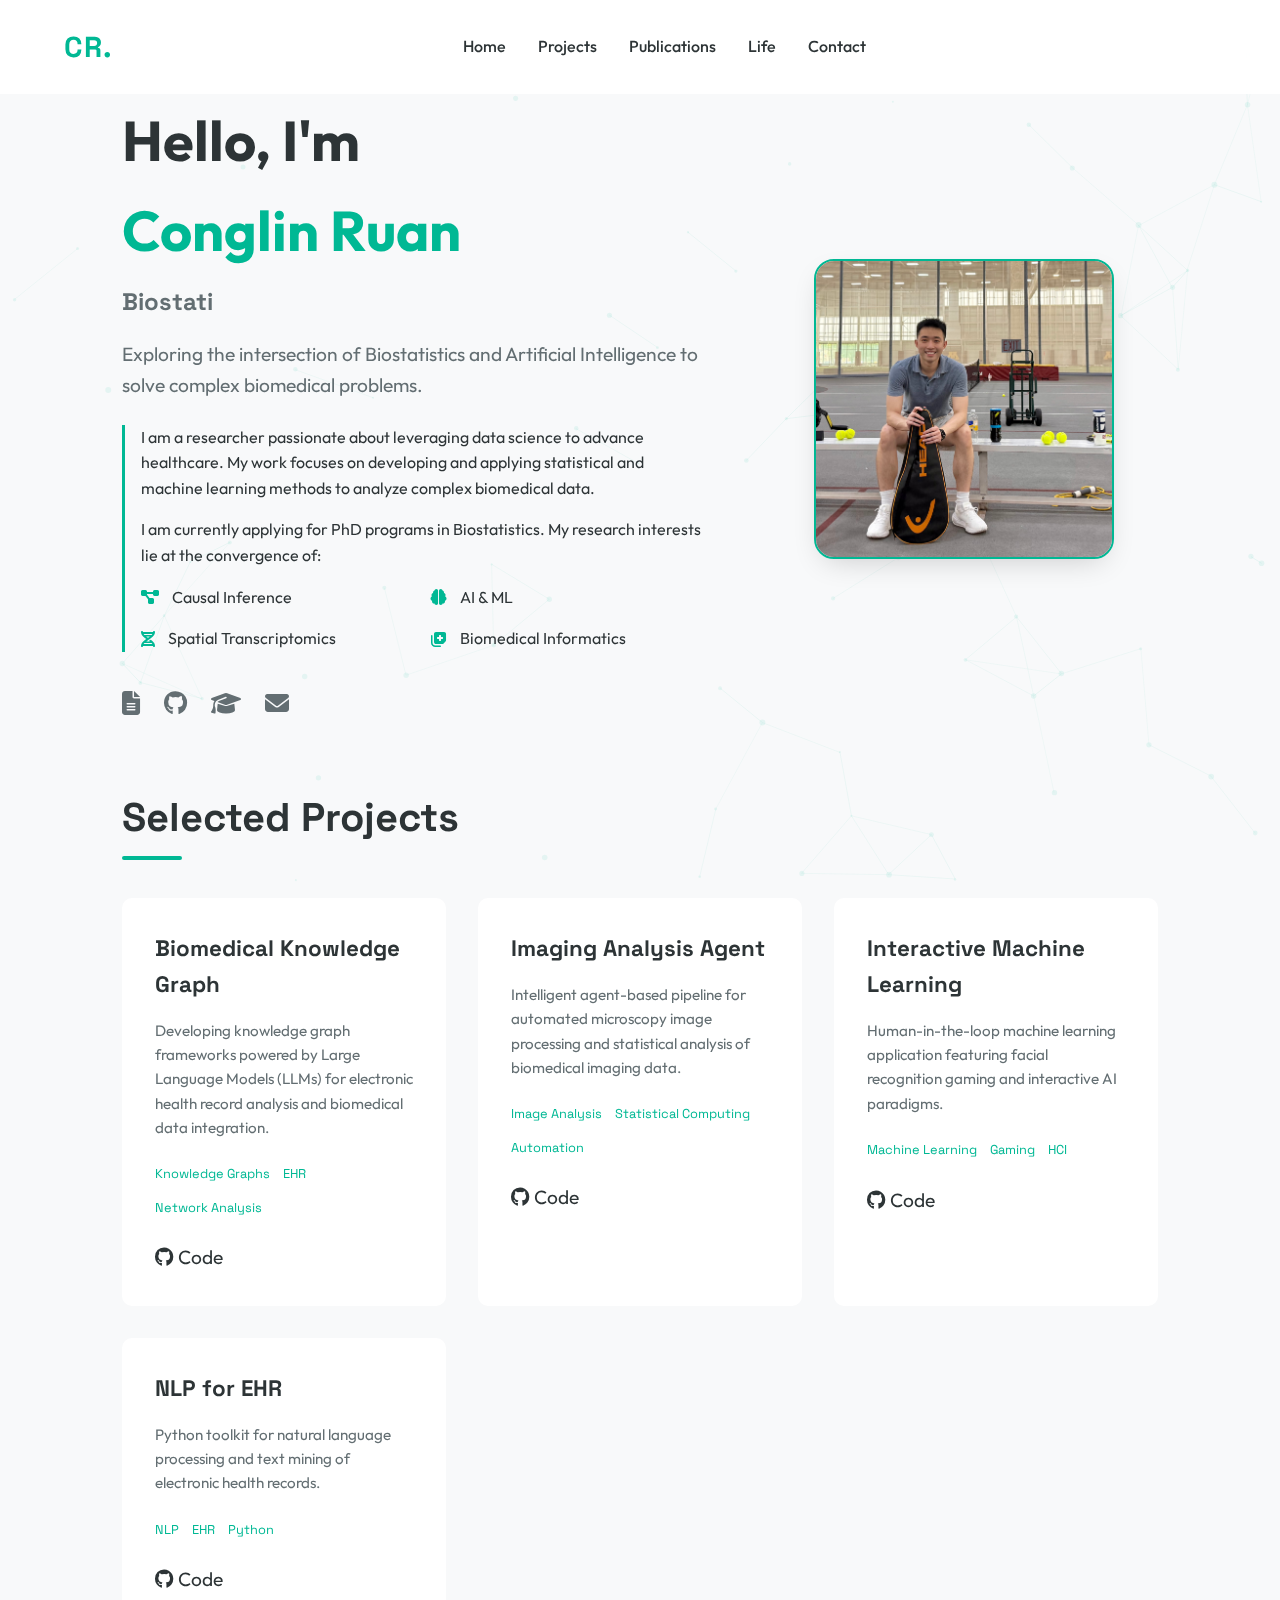
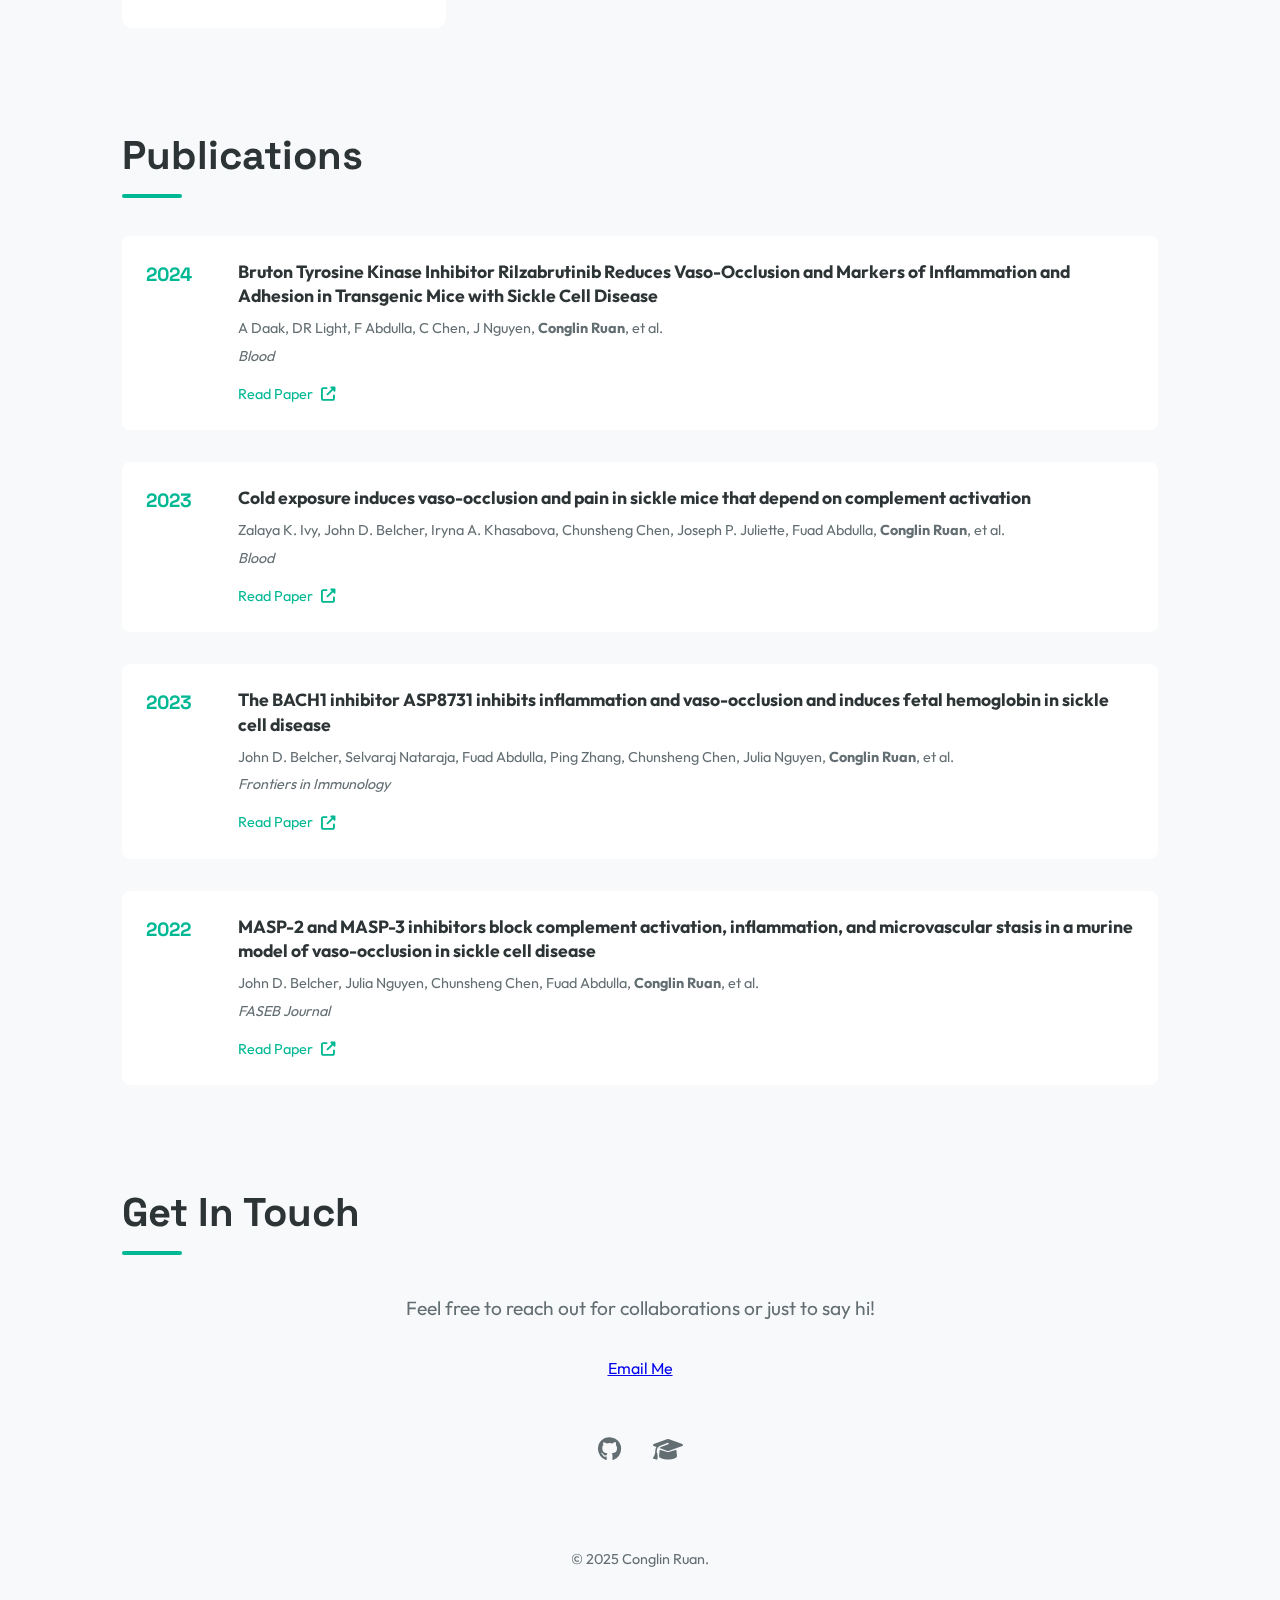
<file: index.html>
<!DOCTYPE html>
<html lang="en">

<head>
    <meta charset="UTF-8">
    <meta name="viewport" content="width=device-width, initial-scale=1.0">
    <title>Conglin Ruan | Biostatistics & AI Researcher</title>
    <meta name="description"
        content="Personal website of Conglin Ruan, a PhD applicant in Biostatistics specializing in Causal Inference, AI, and Biomedical Informatics.">
    <link rel="preconnect" href="https://fonts.googleapis.com">
    <link rel="preconnect" href="https://fonts.gstatic.com" crossorigin>
    <link
        href="https://fonts.googleapis.com/css2?family=Outfit:wght@300;400;600;700&family=Space+Grotesk:wght@300;400;600&display=swap"
        rel="stylesheet">
    <link rel="stylesheet" href="https://cdnjs.cloudflare.com/ajax/libs/font-awesome/6.4.0/css/all.min.css">
    <link rel="stylesheet" href="css/style.css">
</head>

<body>
    <canvas id="bg-canvas"></canvas>

    <nav class="navbar">
        <div class="logo">CR.</div>
        <ul class="nav-links">
            <li><a href="#home">Home</a></li>
            <li><a href="#projects">Projects</a></li>
            <li><a href="#publications">Publications</a></li>
            <li><a href="life.html">Life</a></li>
            <li><a href="#contact">Contact</a></li>
        </ul>
        <div class="hamburger">
            <div class="line1"></div>
            <div class="line2"></div>
            <div class="line3"></div>
        </div>
    </nav>

    <section id="home" class="hero-combined">
        <div class="container hero-container">
            <div class="hero-left">
                <h1 class="animate-text">Hello, I'm <span class="highlight">Conglin Ruan</span></h1>
                <h2 class="typing-text"></h2>
                <p class="hero-desc">Exploring the intersection of Biostatistics and Artificial Intelligence to solve
                    complex biomedical problems.</p>

                <div class="about-mini">
                    <p>I am a researcher passionate about leveraging data science to advance healthcare. My work focuses
                        on developing and applying statistical and machine learning methods to analyze complex
                        biomedical data.</p>
                    <p>I am currently applying for PhD programs in Biostatistics. My research interests lie at the
                        convergence of:</p>
                    <ul class="interests-list">
                        <li><i class="fas fa-project-diagram"></i> Causal Inference</li>
                        <li><i class="fas fa-brain"></i> AI & ML</li>
                        <li><i class="fas fa-dna"></i> Spatial Transcriptomics</li>
                        <li><i class="fas fa-notes-medical"></i> Biomedical Informatics</li>
                    </ul>
                </div>

                <div class="social-links">
                    <a href="Resume_Conglin_Duke_Ruan.pdf" target="_blank" title="Resume"><i
                            class="fas fa-file-alt"></i></a>
                    <a href="https://github.com/clruan" target="_blank"><i class="fab fa-github"></i></a>
                    <a href="https://scholar.google.com/citations?user=0MH_0RAAAAAJ&hl=en&authuser=1" target="_blank"><i
                            class="fas fa-graduation-cap"></i></a>
                    <a href="mailto:ruanx070@umn.edu"><i class="fas fa-envelope"></i></a>
                </div>
            </div>

            <div class="hero-right">
                <div class="profile-img-container">
                    <img src="portrait.jpg" alt="Conglin Ruan" class="profile-img">
                </div>
            </div>
        </div>
    </section>

    <!-- About Section Removed (Merged into Hero) -->

    <section id="projects" class="section">
        <div class="container">
            <h2 class="section-title">Selected Projects</h2>
            <div class="projects-grid">
                <!-- Project 1 -->
                <div class="project-card">
                    <div class="card-content">
                        <h3>Biomedical Knowledge Graph</h3>
                        <p class="project-desc">Developing knowledge graph frameworks powered by Large Language Models
                            (LLMs) for electronic health record analysis and biomedical data integration.</p>
                        <div class="tags">
                            <span>Knowledge Graphs</span>
                            <span>EHR</span>
                            <span>Network Analysis</span>
                        </div>
                        <div class="card-links">
                            <a href="https://github.com/clruan/KNOWNET" target="_blank"><i class="fab fa-github"></i>
                                Code</a>
                        </div>
                    </div>
                </div>
                <!-- Project 2 -->
                <div class="project-card">
                    <div class="card-content">
                        <h3>Imaging Analysis Agent</h3>
                        <p class="project-desc">Intelligent agent-based pipeline for automated microscopy image
                            processing and statistical analysis of biomedical imaging data.</p>
                        <div class="tags">
                            <span>Image Analysis</span>
                            <span>Statistical Computing</span>
                            <span>Automation</span>
                        </div>
                        <div class="card-links">
                            <a href="https://github.com/clruan/nd2-analysis-pipeline" target="_blank"><i
                                    class="fab fa-github"></i> Code</a>
                        </div>
                    </div>
                </div>
                <!-- Project 3 -->
                <div class="project-card">
                    <div class="card-content">
                        <h3>Interactive Machine Learning</h3>
                        <p class="project-desc">Human-in-the-loop machine learning application featuring facial
                            recognition gaming and interactive AI paradigms.</p>
                        <div class="tags">
                            <span>Machine Learning</span>
                            <span>Gaming</span>
                            <span>HCI</span>
                        </div>
                        <div class="card-links">
                            <a href="https://github.com/clruan/ML-PANCMAN" target="_blank"><i class="fab fa-github"></i>
                                Code</a>
                        </div>
                    </div>
                </div>
                <!-- Project 5 -->
                <div class="project-card">
                    <div class="card-content">
                        <h3>NLP for EHR</h3>
                        <p class="project-desc">Python toolkit for natural language processing and text mining of
                            electronic health records.</p>
                        <div class="tags">
                            <span>NLP</span>
                            <span>EHR</span>
                            <span>Python</span>
                        </div>
                        <div class="card-links">
                            <a href="https://github.com/clruan/PyNile" target="_blank"><i class="fab fa-github"></i>
                                Code</a>
                        </div>
                    </div>
                </div>
            </div>
        </div>
    </section>

    <section id="publications" class="section">
        <div class="container">
            <h2 class="section-title">Publications</h2>
            <div class="publications-list">
                <div class="pub-item">
                    <div class="pub-year">2024</div>
                    <div class="pub-details">
                        <h3>Bruton Tyrosine Kinase Inhibitor Rilzabrutinib Reduces Vaso-Occlusion and Markers of
                            Inflammation and Adhesion in Transgenic Mice with Sickle Cell Disease</h3>
                        <p class="pub-authors">A Daak, DR Light, F Abdulla, C Chen, J Nguyen, <strong>Conglin
                                Ruan</strong>, et al.</p>
                        <p class="pub-journal">Blood</p>
                        <a href="https://scholar.google.com/citations?user=0MH_0RAAAAAJ&hl=en&authuser=1"
                            target="_blank" class="pub-link">Read Paper <i class="fas fa-external-link-alt"></i></a>
                    </div>
                </div>
                <div class="pub-item">
                    <div class="pub-year">2023</div>
                    <div class="pub-details">
                        <h3>Cold exposure induces vaso-occlusion and pain in sickle mice that depend on complement
                            activation</h3>
                        <p class="pub-authors">Zalaya K. Ivy, John D. Belcher, Iryna A. Khasabova, Chunsheng Chen,
                            Joseph P. Juliette, Fuad Abdulla, <strong>Conglin Ruan</strong>, et al.</p>
                        <p class="pub-journal">Blood</p>
                        <a href="https://scholar.google.com/citations?view_op=view_citation&hl=en&oe=ASCII&user=0MH_0RAAAAAJ&citation_for_view=0MH_0RAAAAAJ:9yKSN-GCB0IC"
                            target="_blank" class="pub-link">Read Paper <i class="fas fa-external-link-alt"></i></a>
                    </div>
                </div>
                <div class="pub-item">
                    <div class="pub-year">2023</div>
                    <div class="pub-details">
                        <h3>The BACH1 inhibitor ASP8731 inhibits inflammation and vaso-occlusion and induces fetal
                            hemoglobin in sickle cell disease</h3>
                        <p class="pub-authors">John D. Belcher, Selvaraj Nataraja, Fuad Abdulla, Ping Zhang, Chunsheng
                            Chen, Julia Nguyen, <strong>Conglin Ruan</strong>, et al.</p>
                        <p class="pub-journal">Frontiers in Immunology</p>
                        <a href="https://scholar.google.com/citations?view_op=view_citation&hl=en&oe=ASCII&user=0MH_0RAAAAAJ&citation_for_view=0MH_0RAAAAAJ:u5HHmVD_uO8C"
                            target="_blank" class="pub-link">Read Paper <i class="fas fa-external-link-alt"></i></a>
                    </div>
                </div>
                <div class="pub-item">
                    <div class="pub-year">2022</div>
                    <div class="pub-details">
                        <h3>MASP-2 and MASP-3 inhibitors block complement activation, inflammation, and microvascular
                            stasis in a murine model of vaso-occlusion in sickle cell disease</h3>
                        <p class="pub-authors">John D. Belcher, Julia Nguyen, Chunsheng Chen, Fuad Abdulla,
                            <strong>Conglin Ruan</strong>, et al.
                        </p>
                        <p class="pub-journal">FASEB Journal</p>
                        <a href="https://scholar.google.com/citations?view_op=view_citation&hl=en&oe=ASCII&user=0MH_0RAAAAAJ&citation_for_view=0MH_0RAAAAAJ:u-x6o8ySG0sC"
                            target="_blank" class="pub-link">Read Paper <i class="fas fa-external-link-alt"></i></a>
                    </div>
                </div>
            </div>
        </div>
    </section>

    <section id="contact" class="section">
        <div class="container">
            <h2 class="section-title">Get In Touch</h2>
            <div class="contact-content">
                <p>Feel free to reach out for collaborations or just to say hi!</p>
                <a href="mailto:ruanx070@umn.edu" class="btn primary">Email Me</a>
                <div class="footer-socials">
                    <a href="https://github.com/clruan" target="_blank"><i class="fab fa-github"></i></a>
                    <a href="https://scholar.google.com/citations?user=0MH_0RAAAAAJ&hl=en&authuser=1" target="_blank"><i
                            class="fas fa-graduation-cap"></i></a>
                </div>
            </div>
        </div>
    </section>

    <footer>
        <p>&copy; 2025 Conglin Ruan.</p>
    </footer>

    <script src="js/main.js"></script>
</body>

</html>
</file>
<file: css/style.css>
:root {
    --bg-color: #f8f9fa;
    --text-color: #2d3436;
    --primary-color: #00b894;
    --secondary-color: #636e72;
    --accent-color: #dfe6e9;
    --card-bg: #ffffff;
    --card-hover: #f1f2f6;
    --font-main: 'Space Grotesk', sans-serif;
    --font-body: 'Outfit', sans-serif;
}

* {
    margin: 0;
    padding: 0;
    box-sizing: border-box;
}

body {
    font-family: var(--font-body);
    background-color: var(--bg-color);
    color: var(--text-color);
    line-height: 1.6;
    overflow-x: hidden;
}

/* Canvas Background */
#bg-canvas {
    position: fixed;
    top: 0;
    left: 0;
    width: 100%;
    height: 100%;
    z-index: -1;
    opacity: 0.4;
}

/* Navigation */
.navbar {
    display: flex;
    justify-content: space-between;
    align-items: center;
    padding: 1.5rem 5%;
    position: fixed;
    width: 100%;
    top: 0;
    z-index: 100;
    background: rgba(255, 255, 255, 0.9);
    backdrop-filter: blur(10px);
    transition: all 0.3s ease;
}

.logo {
    font-family: var(--font-main);
    font-size: 1.8rem;
    font-weight: 700;
    color: var(--primary-color);
    letter-spacing: 1px;
}

.nav-links {
    display: flex;
    list-style: none;
    gap: 2rem;
}

.nav-links a {
    text-decoration: none;
    color: var(--text-color);
    font-size: 1rem;
    font-weight: 500;
    transition: color 0.3s ease;
}

.nav-links a:hover,
.nav-links a.active {
    color: var(--primary-color);
}

/* Hero Combined */
.hero-combined {
    min-height: auto;
    display: flex;
    flex-direction: column;
    justify-content: center;
    align-items: center;
    padding: 6rem 2rem 1rem;
    position: relative;
}

.hero-container {
    display: grid;
    grid-template-columns: 1.2fr 0.8fr;
    gap: 4rem;
    align-items: center;
    max-width: 1200px;
    width: 100%;
}

.hero-left {
    text-align: left;
}

.hero-left h1 {
    font-size: 3.5rem;
    margin-bottom: 0.5rem;
}

.highlight {
    color: var(--primary-color);
    position: relative;
    display: inline-block;
}

.typing-text {
    font-family: var(--font-main);
    font-size: 1.5rem;
    color: var(--secondary-color);
    margin-bottom: 1.5rem;
    height: 2rem;
    /* Prevent layout shift */
}

.hero-desc {
    font-size: 1.2rem;
    color: var(--secondary-color);
    margin-bottom: 1.5rem;
    max-width: 100%;
}

.about-mini {
    margin-bottom: 2rem;
    padding-left: 1rem;
    border-left: 3px solid var(--primary-color);
}

.about-mini p {
    margin-bottom: 1rem;
    color: var(--text-color);
}

.hero-right {
    display: flex;
    justify-content: center;
    align-items: center;
}



.social-links {
    display: flex;
    gap: 1.5rem;
    justify-content: flex-start;
    font-size: 1.5rem;
}

.social-links a {
    color: var(--secondary-color);
    transition: color 0.3s ease, transform 0.3s ease;
}

.social-links a:hover {
    color: var(--primary-color);
    transform: translateY(-3px);
}

.scroll-down {
    position: absolute;
    bottom: 2rem;
    animation: bounce 2s infinite;
    color: var(--secondary-color);
}

@keyframes bounce {

    0%,
    20%,
    50%,
    80%,
    100% {
        transform: translateY(0);
    }

    40% {
        transform: translateY(-10px);
    }

    60% {
        transform: translateY(-5px);
    }
}

/* Responsive Hero */
@media (max-width: 900px) {
    .hero-container {
        grid-template-columns: 1fr;
        text-align: center;
        gap: 2rem;
    }

    .hero-left {
        text-align: center;
        order: 2;
    }

    .hero-right {
        order: 1;
        margin-bottom: 1rem;
    }

    .cta-buttons,
    .social-links {
        justify-content: center;
    }

    .about-mini {
        padding-left: 0;
        border-left: none;
        border-top: 3px solid var(--primary-color);
        padding-top: 1rem;
    }
}

/* Sections */
.section {
    padding: 3rem 0;
}

.container {
    max-width: 1100px;
    margin: 0 auto;
    padding: 0 2rem;
}

.section-title {
    font-family: var(--font-main);
    font-size: 2.5rem;
    margin-bottom: 3rem;
    position: relative;
    display: inline-block;
}

.section-title::after {
    content: '';
    position: absolute;
    bottom: -10px;
    left: 0;
    width: 60px;
    height: 4px;
    background-color: var(--primary-color);
    border-radius: 2px;
}

/* About */
.about-content {
    display: grid;
    grid-template-columns: 3fr 2fr;
    gap: 4rem;
    align-items: center;
}

.about-text p {
    margin-bottom: 1.5rem;
    font-size: 1.1rem;
    color: var(--secondary-color);
}

.interests-list {
    list-style: none;
    display: grid;
    grid-template-columns: repeat(2, 1fr);
    gap: 1rem;
    margin-top: 1rem;
}

.interests-list li {
    display: flex;
    align-items: center;
    gap: 0.8rem;
    font-size: 1rem;
}

.interests-list i {
    color: var(--primary-color);
}

.profile-img-container {
    width: 300px;
    height: 300px;
    border-radius: 20px;
    overflow: hidden;
    margin: 0 auto;
    border: 2px solid var(--primary-color);
    box-shadow: 0 10px 30px -10px rgba(0, 0, 0, 0.2);
}

.profile-img {
    width: 100%;
    height: 100%;
    object-fit: cover;
    transition: transform 0.3s ease;
}

.profile-img:hover {
    transform: scale(1.05);
}

/* Projects */
.projects-grid {
    display: grid;
    grid-template-columns: repeat(auto-fit, minmax(300px, 1fr));
    gap: 2rem;
}

.project-card {
    background-color: var(--card-bg);
    border-radius: 10px;
    padding: 2rem;
    transition: transform 0.3s ease, box-shadow 0.3s ease;
    border: 1px solid rgba(255, 255, 255, 0.05);
}

.project-card:hover {
    transform: translateY(-5px);
    box-shadow: 0 10px 30px -15px rgba(2, 12, 27, 0.7);
    background-color: var(--card-hover);
}

.project-card h3 {
    font-family: var(--font-main);
    font-size: 1.4rem;
    margin-bottom: 1rem;
    color: var(--text-color);
}

.project-desc {
    color: var(--secondary-color);
    margin-bottom: 1.5rem;
    font-size: 0.95rem;
}

.tags {
    display: flex;
    flex-wrap: wrap;
    gap: 0.8rem;
    margin-bottom: 1.5rem;
}

.tags span {
    font-size: 0.8rem;
    font-family: var(--font-main);
    color: var(--primary-color);
}

.card-links a {
    color: var(--text-color);
    text-decoration: none;
    font-size: 1.2rem;
}

.card-links a:hover {
    color: var(--primary-color);
}

/* Publications */
.publications-list {
    display: flex;
    flex-direction: column;
    gap: 2rem;
}

.pub-item {
    display: flex;
    gap: 2rem;
    padding: 1.5rem;
    background-color: var(--card-bg);
    border-radius: 8px;
    transition: background-color 0.3s ease;
}

.pub-item:hover {
    background-color: var(--card-hover);
}

.pub-year {
    font-family: var(--font-main);
    font-size: 1.2rem;
    font-weight: 700;
    color: var(--primary-color);
    min-width: 60px;
}

.pub-details h3 {
    font-size: 1.1rem;
    margin-bottom: 0.5rem;
    line-height: 1.4;
}

.pub-authors {
    color: var(--secondary-color);
    font-size: 0.9rem;
    margin-bottom: 0.3rem;
}

.pub-journal {
    color: var(--secondary-color);
    font-size: 0.9rem;
    font-style: italic;
    margin-bottom: 0.8rem;
}

.pub-link {
    font-size: 0.9rem;
    color: var(--primary-color);
    text-decoration: none;
    display: inline-flex;
    align-items: center;
    gap: 0.5rem;
}

.pub-link:hover {
    text-decoration: underline;
}


/* Life Page */
.life-page {
    padding-top: 8rem;
    /* Account for fixed header */
}

.life-grid {
    column-count: 3;
    column-gap: 1.5rem;
    margin-top: 2rem;
}

.life-item {
    border-radius: 10px;
    overflow: hidden;
    box-shadow: 0 5px 15px rgba(0, 0, 0, 0.1);
    transition: transform 0.3s ease, box-shadow 0.3s ease;
    margin-bottom: 1.5rem;
    break-inside: avoid;
}

.life-item img {
    width: 100%;
    height: auto;
    display: block;
    transition: transform 0.5s ease;
}

.life-item:hover {
    transform: translateY(-5px);
    box-shadow: 0 10px 25px rgba(0, 0, 0, 0.15);
}

.life-item:hover img {
    transform: scale(1.05);
}

@media (max-width: 900px) {
    .life-grid {
        column-count: 2;
    }
}

@media (max-width: 600px) {
    .life-grid {
        column-count: 1;
    }
}

/* Contact */

.contact-content {
    text-align: center;
    max-width: 600px;
    margin: 0 auto;
}

.contact-content p {
    font-size: 1.2rem;
    color: var(--secondary-color);
    margin-bottom: 2rem;
}

.footer-socials {
    margin-top: 3rem;
    display: flex;
    justify-content: center;
    gap: 2rem;
    font-size: 1.5rem;
}

.footer-socials a {
    color: var(--secondary-color);
    transition: color 0.3s ease;
}

.footer-socials a:hover {
    color: var(--primary-color);
}

footer {
    text-align: center;
    padding: 2rem;
    color: var(--secondary-color);
    font-size: 0.9rem;
}

footer i {
    color: var(--primary-color);
}

/* Responsive */
@media (max-width: 768px) {
    .hero h1 {
        font-size: 2.5rem;
    }

    .about-content {
        grid-template-columns: 1fr;
    }

    .pub-item {
        flex-direction: column;
        gap: 0.5rem;
    }

    .nav-links {
        display: none;
        /* Simple hide for now, could add mobile menu toggle */
    }
}
</file>
